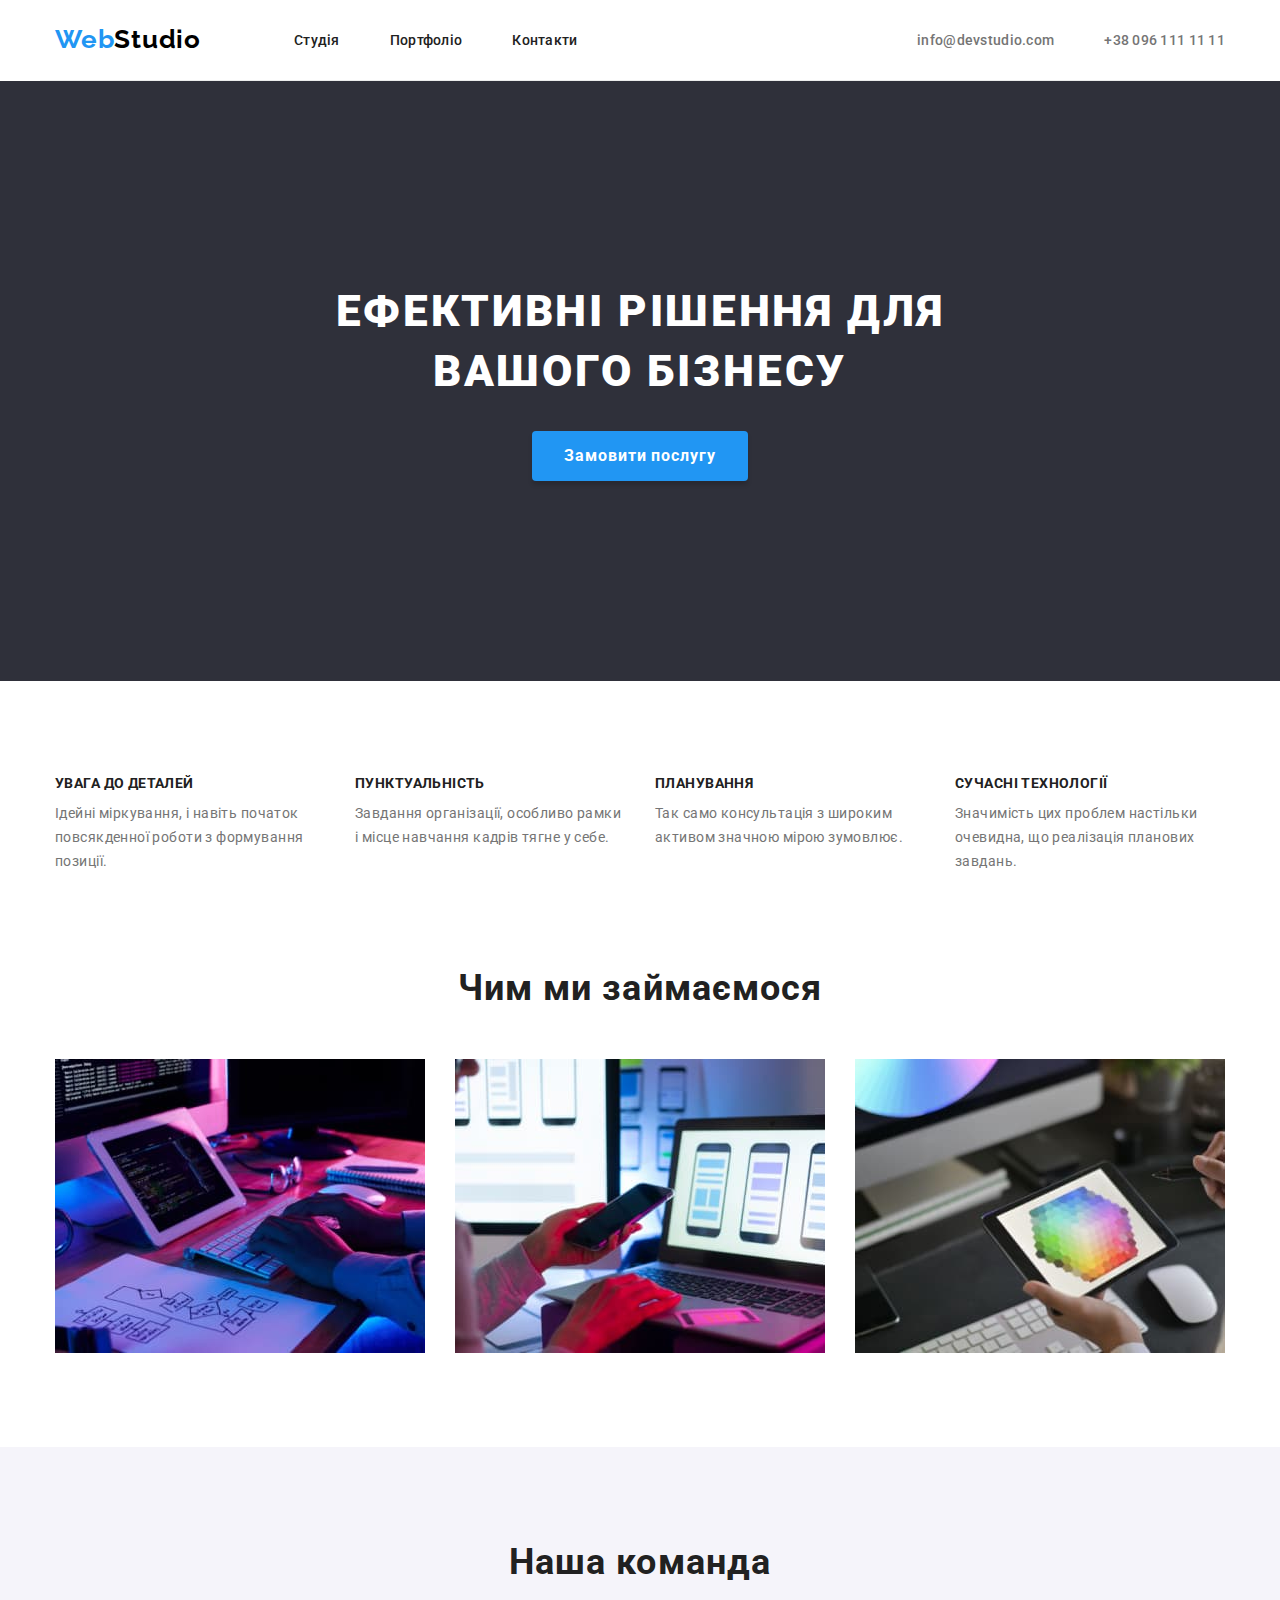
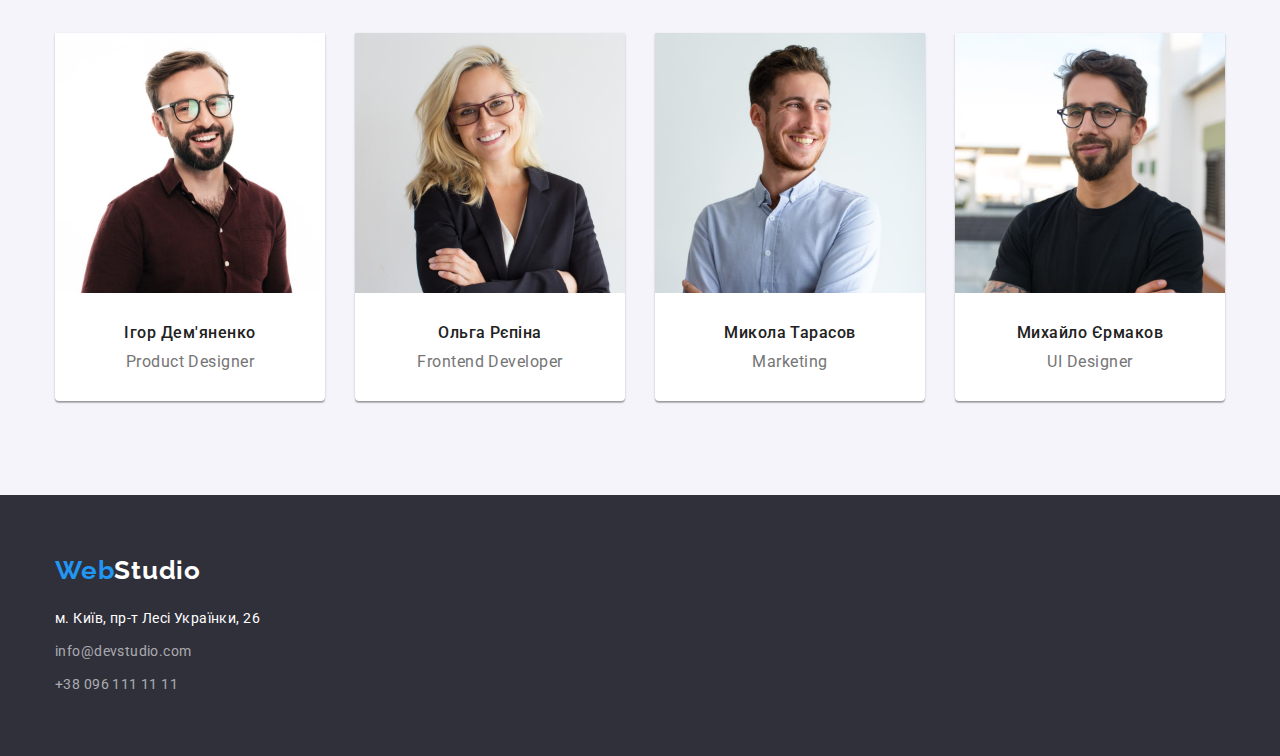
<file: index.html>
<!DOCTYPE html>
<html lang="uk">
  <head>
    <meta charset="UTF-8" />
    <meta http-equiv="X-UA-Compatible" content="IE=edge" />
    <meta name="viewport" content="width=device-width, initial-scale=1.0" />
    <title>Web Studio</title>
    <!-- Fonts -->
    <link rel="preconnect" href="https://fonts.googleapis.com" />
    <link rel="preconnect" href="https://fonts.gstatic.com" crossorigin />
    <link
      href="https://fonts.googleapis.com/css2?family=Raleway:wght@700&family=Roboto:wght@400;500;700;900&display=swap"
      rel="stylesheet"
    />
    <link rel="stylesheet" href="https://cdnjs.cloudflare.com/ajax/libs/modern-normalize/1.1.0/modern-normalize.min.css">
    <link rel="stylesheet" href="./css/styles.css" />
  </head>
  <body class="page">
    <!--Шапка сайту-->
    <header class="header">
      <div class="container header-container">
        <a class="logo-header" href="index.html"> <span class="special">Web</span>Studio</a>
        <nav class="main-nav">
          <ul class="list list-nav">
            <li class="list-item"
              ><a
                class="link link-nav"
                href="./index.html"
                target="_parent"
                rel="noopener noreferrer"
                >Студія</a
              ></li
            >
            <li class="list-item"
              ><a
                class="link link-nav"
                href="./portfolio.html"
                target="_parent"
                rel="noopener noreferrer"
                >Портфоліо</a
              ></li
            >
            <li class="list-item"
              ><a class="link link-nav" href="" target="_parent" rel="noopener noreferrer"
                >Контакти</a
              ></li
            >
          </ul>
        </nav>
        <ul class="list-address list-address-nav">
          <li class="list-item"
            ><a class="link link-nav" href="mailto:info@devstudio.com">info@devstudio.com</a></li
          >
          <li class="list-item"
            ><a class="link link-nav" href="tel:+380961111111">+38 096 111 11 11</a></li
          >
        </ul>
      </div>
    </header>

    <!--Основний контент-->
    <main class="main">
      <!--Герой контент-->
      <section class="hero">
        <div class="container hero-container">
          <h1 class="caption">Ефективні рішення для вашого бізнесу</h1>
          <button class="btn" type="button">Замовити послугу</button>
        </div>
      </section>
      <!--Особливості-->
      <section class="feature-content section">
        <div class="container features-container">
          <!--Створили заголовок "особливості", який потім приховаємо в CSS-->
          <h2 hidden>Особливості</h2>
          <ul class="list features-list">
            <li class="list-item feature-item">
              <h3 class="features">УВАГА ДО ДЕТАЛЕЙ</h3>
              <p class="text">
                Ідейні міркування, і навіть початок повсякденної роботи з формування позиції.
              </p>
            </li>
            <li class="list-item feature-item">
              <h3 class="features">ПУНКТУАЛЬНІСТЬ</h3>
              <p class="text">
                Завдання організації, особливо рамки і місце навчання кадрів тягне у себе.
              </p>
            </li>
            <li class="list-item feature-item">
              <h3 class="features">ПЛАНУВАННЯ</h3>
              <p class="text"> Так само консультація з широким активом значною мірою зумовлює. </p>
            </li>
            <li class="list-item feature-item">
              <h3 class="features">СУЧАСНІ ТЕХНОЛОГІЇ</h3>
              <p class="text">
                Значимість цих проблем настільки очевидна, що реалізація планових завдань.
              </p>
            </li>
          </ul>
        </div>
      </section>
      <!--Чим ми займаємось-->
      <section class="section section-work">
        <div class="container work-container">
          <h2 class="headline">Чим ми займаємося</h2>
          <ul class="list list-work">
            <li class="list-item"
              ><img src="./images/about/box1.jpg" alt="Кодуємо" width="370" height="294"
            /></li>
            <li class="list-item"
              ><img
                src="./images/about/box2.jpg"
                alt="Проводиться оптимізація під усі пристрої"
                width="370"
                height="294"
            /></li>
            <li class="list-item"
              ><img
                src="./images/about/box3.jpg"
                alt="Створюємо візуальні ефекти"
                width="370"
                height="294"
            /></li>
          </ul>
        </div>
      </section>
      <!--Наша команда-->
      <section class="section team-section">
        <div class="container team-container">
          <h2 class="headline">Наша команда</h2>
          <ul class="list team-list">
            <li class="list-item team-item">
              <img
                src="./images/team/img1.jpg"
                alt="Ігор Дем'яненко"
                width="270"
                height="260"
              />
              <div class="team">
                <h3 class="headline-team">Ігор Дем'яненко</h3>
                <p class="headline-text" lang="en">Product Designer</p>
              </div>
            </li>
            <li class="list-item team-item">
              <img
                src="./images/team/img2.jpg"
                alt="Ольга Рєпіна"
                width="270"
                height="260"
              />
              <div class="team">
                <h3 class="headline-team">Ольга Рєпіна</h3>
                <p class="headline-text" lang="en">Frontend Developer</p>
              </div>
            </li>
            <li class="list-item team-item">
              <img
                src="./images/team/img3.jpg"
                alt="Микола Тарасов"
                width="270"
                height="260"
              />
              <div class="team">
                <h3 class="headline-team">Микола Тарасов</h3>
                <p class="headline-text" lang="en">Marketing</p>
              </div>
            </li>
            <li class="list-item team-item">
              <img
                src="./images/team/img4.jpg"
                alt="Михайло Єрмаков"
                width="270"
                height="260"
              />
              <div class="team">
                <h3 class="headline-team">Михайло Єрмаков</h3>
                <p class="headline-text" lang="en">UI Designer</p>
              </div>
            </li>
          </ul>
        </div>
      </section>
    </main>

    <!--Підвал-->
    <footer class="footer">
      <div class="container footer-container">
        <a class="logo-footer" href="index.html"> <span class="special">Web</span>Studio</a>

        <address class="address">
          <ul class="address-list">
            <li class="footer-item">
              <p class="address-text"> м. Київ, пр-т Лесі Українки, 26</p>
            </li>
            <li class="list footer-item"
              ><a class="link" href="mailto:info@devstudio.com">info@devstudio.com</a></li
            >
            <li class="list"><a class="link" href="tel:+380961111111">+38 096 111 11 11</a></li>
          </ul>
        </address>
      </div>
    </footer>
  </body>
</html>
</file>
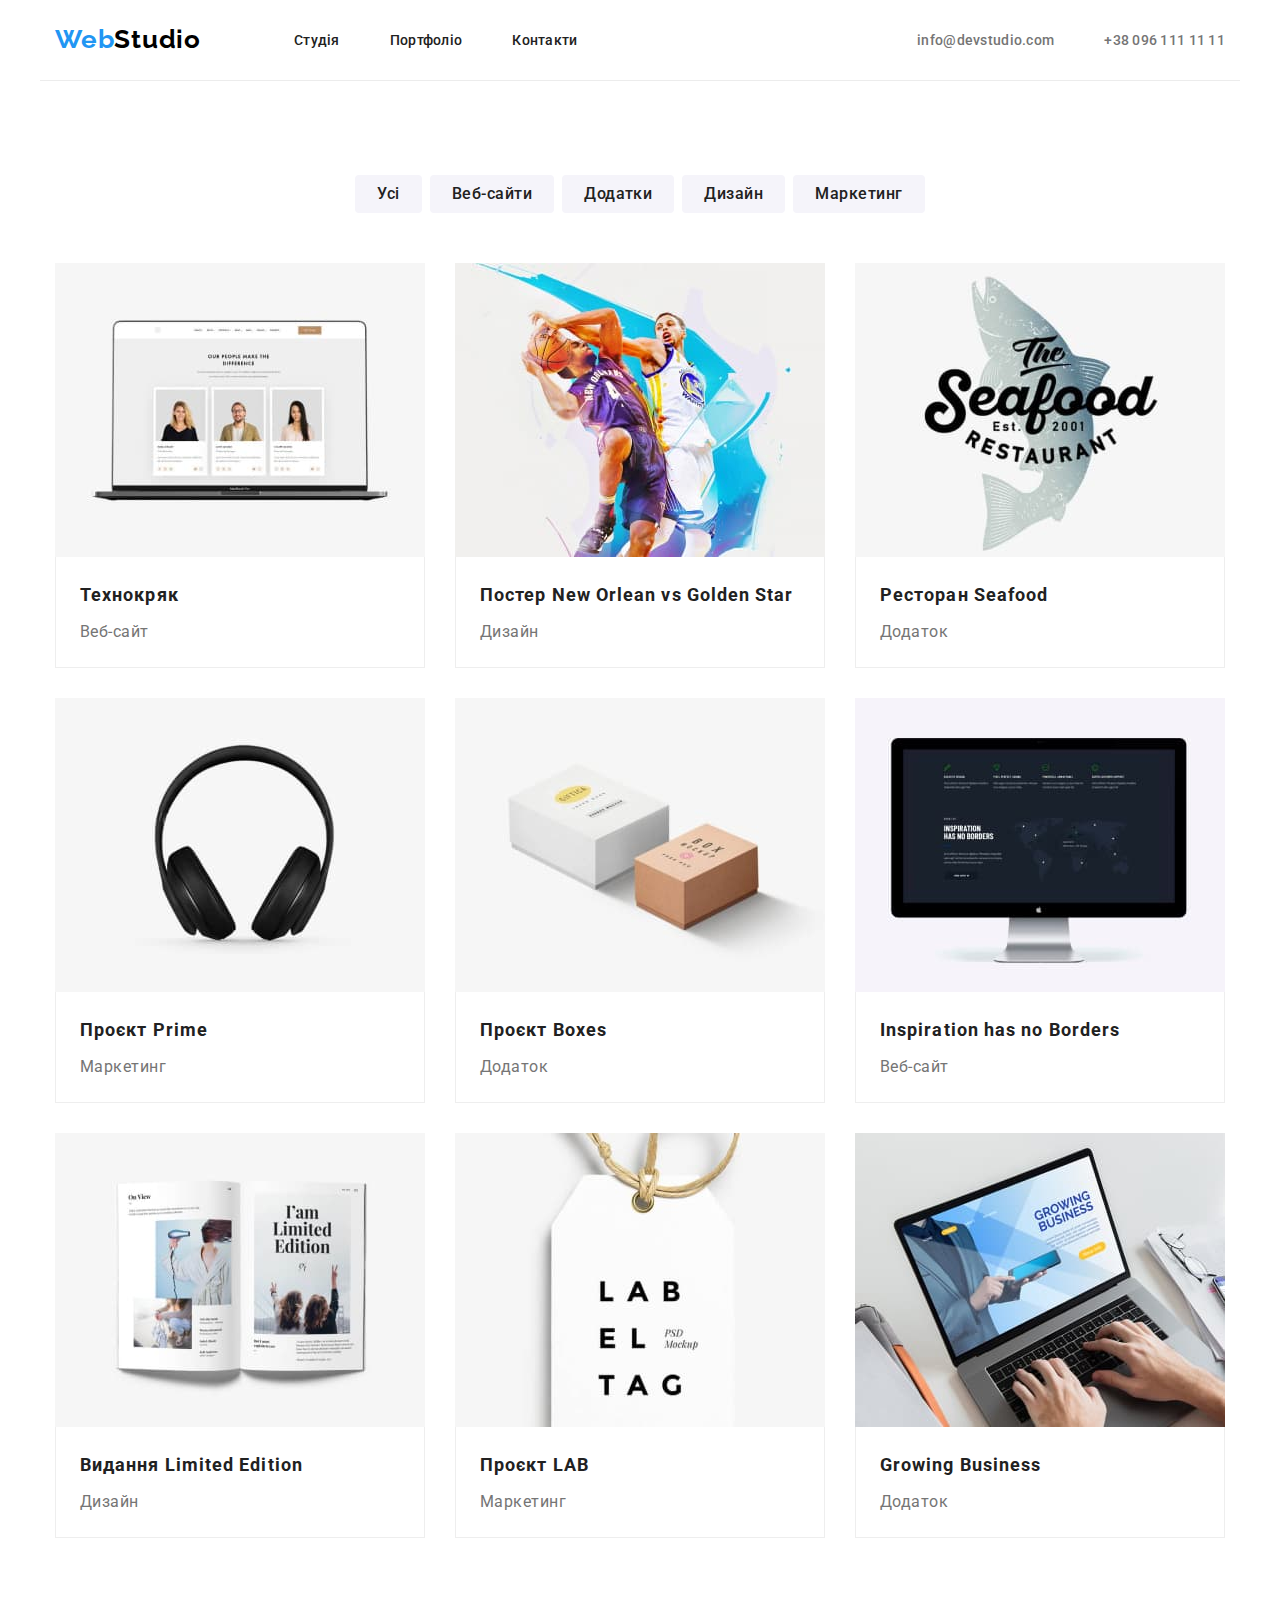
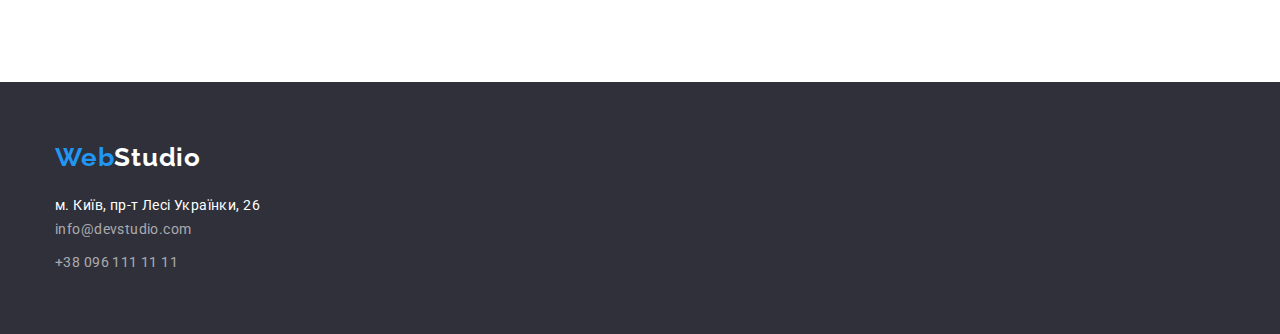
<file: portfolio.html>
<!DOCTYPE html>
<html lang="uk">
  <head>
    <meta charset="UTF-8" />
    <meta http-equiv="X-UA-Compatible" content="IE=edge" />
    <meta name="viewport" content="width=device-width, initial-scale=1.0" />
    <title>WebS tudio</title>
    <!-- Fonts -->
    <link rel="preconnect" href="https://fonts.googleapis.com" />
    <link rel="preconnect" href="https://fonts.gstatic.com" crossorigin />
    <link
      href="https://fonts.googleapis.com/css2?family=Raleway:wght@700&family=Roboto:wght@400;500;700;900&display=swap"
      rel="stylesheet"
    />
    <link rel="stylesheet" href="https://cdnjs.cloudflare.com/ajax/libs/modern-normalize/1.1.0/modern-normalize.min.css">
    <link rel="stylesheet" href="./css/styles.css">
  </head>
  <body class="page">
    <!--Шапка сайту-->
    <header class="header">
      <div class="container header-container">
        <a class="logo-header" href="index.html"> <span class="special">Web</span>Studio</a>
        <nav class="main-nav">
          <ul class="list list-nav">
            <li class="list-item"
              ><a class="link link-nav" href="./index.html" target="_parent" rel="noopener noreferrer"
                >Студія</a
              ></li
            >
            <li class="list-item"
              ><a class="link link-nav" href="./portfolio.html" target="_parent" rel="noopener noreferrer"
                >Портфоліо</a
              ></li
            >
            <li class="list-item"
              ><a class="link link-nav" href="" target="_parent" rel="noopener noreferrer">Контакти</a></li
            >
          </ul>
        </nav>
        <ul class="list-address list-address-nav">
          <li class="list-item"
            ><a class="link link-nav" href="mailto:info@devstudio.com">info@devstudio.com</a></li
          >
          <li class="list-item"><a class="link link-nav" href="tel:+380961111111">+38 096 111 11 11</a></li>
        </ul>
      </div>
    </header>

    <!--Основний контент-->
    <main class="page">
      <section class="subcat subcat-section">
        <h1 hidden>Портфоліо</h1>
       <div class="container portfolio-container">
          <ul class="list portfolio-choice">
            <li><button class="button" type="button">Усі</button></li>
            <li><button class="button" type="button">Веб-сайти</button></li>
            <li><button class="button" type="button">Додатки</button></li>
            <li><button class="button" type="button">Дизайн</button></li>
            <li><button class="button" type="button">Маркетинг</button></li>
          </ul>
  
          <ul class="list portfolio-list">
            <li class="list-item portfolio-item">
              <a class="link portfolio-link" href="">
                <img class="link-img"
                  src="./images/portfolio/img.jpg"
                  alt="Ноутбук з відображення сайту"
                  width="370"
                  height="294"
                />
                <div class="subcat-contant">
                  <h2 class="subcat-title" >Технокряк</h2>
                  <p class="subtitle" >Веб-сайт</p>
                </div>
              </a>
            </li>

            <li class="list-item portfolio-item">
              <a class="link" href="">
                <img class="link-img"
                  src="./images/portfolio/img-1.jpg"
                  alt="Двоє баскетболістів боряться за м'яч"
                  width="370"
                  height="294"
                />
                <div class="subcat-contant">
                  <h2 class="subcat-title" >Постер New Orlean vs Golden Star</h2>
                  <p class="subtitle" >Дизайн</p>
                </div>
              </a>
            </li>

            <li class="list-item portfolio-item">
              <a class="link" href="">
                <img class="link-img"
                  src="./images/portfolio/img-2.jpg"
                  alt="Емблема ресторана з рибою на задньому фоні"
                  width="370"
                  height="294"
                />
                <div class="subcat-contant">
                  <h2 class="subcat-title" >Ресторан Seafood</h2>
                  <p class="subtitle" >Додаток</p>
                </div>
              </a>
            </li>

            <li class="list-item portfolio-item">
              <a class="link" href="">
                <img class="link-img" src="./images/portfolio/img-3.jpg" alt="Наушники" width="370" height="294" />
                <div class="subcat-contant">
                  <h2 class="subcat-title" >Проєкт Prime</h2>
                  <p class="subtitle" >Маркетинг</p>
                </div>
              </a>
            </li>

            <li class="list-item portfolio-item">
              <a class="link" href="">
                <img class="link-img"
                  src="./images/portfolio/img-4.jpg"
                  alt="Дві коробки білого та коричнового кольору"
                  width="370"
                  height="294"
                />
                <div class="subcat-contant">
                  <h2 class="subcat-title" >Проєкт Boxes</h2>
                  <p class="subtitle" >Додаток</p>
                </div>
              </a>
            </li>

            <li class="list-item portfolio-item">
              <a class="link" href="">
                <img class="link-img"
                  src="./images/portfolio/img-5.jpg"
                  alt="Монітор на якомі водображається надпис Натхнення не має кордонів"
                  width="370"
                  height="294"
                />
                <div class="subcat-contant">
                  <h2 class="subcat-title" >Inspiration has no Borders</h2>
                  <p class="subtitle" >Веб-сайт</p>
                </div>
              </a>
            </li>

            <li class="list-item portfolio-item">
              <a class="link" href="">
                <img class="link-img"
                  src="./images/portfolio/img-6.jpg"
                  alt="Відкрита книга"
                  width="370"
                  height="294"
                />
                <div class="subcat-contant">
                  <h2 class="subcat-title" >Видання Limited Edition</h2>
                  <p class="subtitle" >Дизайн</p>
                </div>
              </a>
            </li>

            <li class="list-item portfolio-item">
              <a class="link" href="">
                <img class="link-img"
                  src="./images/portfolio/img-7.jpg"
                  alt="Біла етикетка з назвою проєкта"
                  width="370"
                  height="294"
                />
                <div class="subcat-contant">
                  <h2 class="subcat-title" >Проєкт LAB</h2>
                  <p class="subtitle" >Маркетинг</p>
                </div>
              </a>
            </li>

            <li class="list-item portfolio-item">
              <a class="link" href="">
                <img class="link-img"
                  src="./images/portfolio/img-8.jpg"
                  alt="Людина друкує за ноутбуком "
                  width="370"
                  height="294"
                />
                <div class="subcat-contant">
                  <h2 class="subcat-title" >Growing Business</h2>
                  <p class="subtitle" >Додаток</p>
                </div>
              </a>
            </li>
          </ul>
        </div>
      </section>
    </main>

    <!--Підвал-->
    <footer class="footer">
      <div class="container footer-container">
        <a class="logo-footer" href="index.html"> <span class="special">Web</span>Studio</a>

        <address class="address">
          
          <ul class="address-list">
            <li>
              <p class="address-text"> м. Київ, пр-т Лесі Українки, 26</p>
            </li>
            <li class="list footer-item"
              ><a class="link" href="mailto:info@devstudio.com">info@devstudio.com</a></li
            >
            <li class="list"
              ><a class="link" href="tel:+380961111111">+38 096 111 11 11</a></li
            >
          </ul>
        </address>
      </div>
    </footer>
  </body>
</html>
</file>
<file: css/styles.css>
:root {
  /* Fonts */
  --main-font: Roboto, sans-serif;
  --secondary-font: Raleway, sans-serif;

  /* Text colors */
  --main-txt-color: #212121;
  --grey-txt-color: #757575;
  --accent-txt-color: #2196f3;
  --light-txt-color: #ffffff;
  --dark-text-color: #000000;

  /* Background colors*/
  --accent-bg-color: #2196f3;
  --light-grey-bg-color: #f5f4fa;
  --light-bg-color: #ffffff;

  /* Other */
  --border-color: #eeeeee;
}

.container {
  width: 1200px;
  padding-left: 15px;
  padding-right: 15px;
  margin: 0 auto;

  /* outline: 2px solid red;
    outline-offset: -2px; */
}

/* BODY */

.page {

  font-family: var(--main-font);
  color: var(--main-txt-color);
}

/* reset */

h1,
h2,
h3,
h4,
h5,
h6,
p {
  margin: 0;
}

img {
  display: block;

  max-width: 100%;
  height: auto;
}

.link,
.logo-header,
.logo-footer {
  text-decoration: none;
  color: currentColor;
}

.list,
.list-address {
  list-style: none;
  margin: 0;
  padding: 0;
}

address {
  font-style: normal;
}

/* HEADER */

.header .container {
  border-bottom: 1px solid #ececec;
}

.header-container {
  display: flex;
}

.logo-header {
  display: flex;

  padding-top: 24px;

  margin-right: 93px;
  padding-bottom: 25px;
}

.main-nav {
  margin-right: auto;
}

.list-nav,
.list-address-nav {
  display: flex;
  gap: 50px;
  align-items: center;
}

.link-nav {
  display: flex;
  padding-top: 32px;
  padding-bottom: 32px;
  align-items: center;
}

.header,
.list-address {
  font-weight: 500;
  font-size: 14px;
  line-height: calc(16 / 14);
  letter-spacing: 0.02em;
  color: var(--main-txt-color);
}

.header .link:hover,
.header .link:focus,
.footer .link:hover,
.footer .link:focus {
  color: var(--accent-txt-color);
}

.logo-header,
.logo-footer {
  font-family: var(--secondary-font);
  font-weight: 700;
  font-size: 26px;
  line-height: calc(31 / 26);
  letter-spacing: 0.03em;
  color: var(--dark-text-color);
}

.special {
  color: var(--accent-txt-color);
}

.list-address {
  color: var(--grey-txt-color);
}

/* main */

.hero {
  background: #2f303a;
  padding-top: 200px;
  padding-bottom: 200px;
}



.caption {
  width: 696px;
  min-height: 120px;

  margin-left: auto;
  margin-right: auto;
  margin-bottom: 30px;
  font-weight: 900;
  font-size: 44px;
  line-height: calc(60 / 44);
  text-align: center;
  letter-spacing: 0.06em;
  text-transform: uppercase;
  color: var(--light-txt-color);
}

.btn {
  display: block;
  margin-left: auto;
  margin-right: auto;

  width: 216px;
  min-height: 50px;
  padding: 10px 31px;
  box-shadow: 0px 4px 4px rgba(0, 0, 0, 0.15);
  border-radius: 4px;
  border: transparent;

  font-family: inherit;
  font-weight: 700;
  font-size: 16px;
  line-height: calc(30 / 16);

  text-align: center;
  letter-spacing: 0.06em;

  color: var(--light-txt-color);
  background-color: var(--accent-bg-color);
  cursor: pointer;
}

.feature-content {
  margin: 0;
  padding: 0;
  padding-top: 94px;
  padding-bottom: 94px;
}



#hidden {
  display: block;
}

.features-list {
  display: block;
  display: flex;
  gap: 30px;
  justify-content: center;
}

.feature-item {
  width: 270px;
}

.features {
  margin-bottom: 10px;

  font-weight: 700;
  font-size: 14px;
  line-height: calc(16 / 14);
  letter-spacing: 0.03em;
  text-transform: uppercase;
  color: var(--main-txt-color);
}
.text {
  font-size: 14px;
  line-height: calc(24 / 14);
  letter-spacing: 0.03em;
  color: var(--grey-txt-color);
}

.section-work {
  padding-bottom: 94px;
}

.headline {
  margin-bottom: 50px;

  font-weight: 700;
  font-size: 36px;
  line-height: calc(42 / 36);
  text-align: center;
  letter-spacing: 0.03em;
  color: var(--main-txt-color);
}

.list-work {
  display: flex;
  gap: 30px;
  justify-content: center;
}

.team-section {
  background-color: var(--light-grey-bg-color);
  padding-top: 94px;
  padding-bottom: 94px;
}



.team-list {
  display: flex;
  gap: 30px;
  justify-content: center;
}

.team-item {
  background: var(--light-bg-color);
  box-shadow: 0px 1px 3px rgba(0, 0, 0, 0.12), 0px 1px 1px rgba(0, 0, 0, 0.14),
    0px 2px 1px rgba(0, 0, 0, 0.2);
  border-radius: 0px 0px 4px 4px;
}

.team{
  padding-top: 30px;
  padding-bottom: 30px;
}

.headline-team {
  margin-bottom: 10px;

  font-weight: 500;
  font-size: 16px;
  line-height: calc(19 / 16);
  text-align: center;
  letter-spacing: 0.03em;
  color: var(--main-txt-color);
}

.headline-text {
  font-size: 16px;
  line-height: calc(19 / 16);
  text-align: center;
  letter-spacing: 0.03em;
  color: var(--grey-txt-color);
}

/* footert */
.footer {
  background-color: #2f303a;
  padding-top: 60px;
  padding-bottom: 60px;
}

.logo-footer {
  display: block;
  margin-bottom: 20px;
  color: var(--light-txt-color);
}

.address-text {
  
}

.address-text,
.address-list {
  list-style: none;
  display: block;
  padding-left: 0;

  font-size: 14px;
  line-height: calc(24 / 14);
  letter-spacing: 0.03em;
  color: var(--light-txt-color);
}

.address-list {
  color: rgba(255, 255, 255, 0.6);
  margin: 0;
}

.footer-item {
  margin-bottom: 9px;
}

/* 
PORTFOLIO
*/

.subcat-section{
  padding-top: 94px;
  padding-bottom: 50px;
}

.portfolio-container{
  
}

.portfolio-choice {
  display: flex;
  justify-content: center;
  gap: 8px;

  margin-bottom: 50px;
  
}

.button {
  padding: 6px 22px;
  border: transparent;

  font-family: inherit;
  font-weight: 500;
  font-size: 16px;
  line-height: calc(26 / 16);
  text-align: center;
  letter-spacing: 0.03em;
  color: var(--main-txt-color);
  background: var(--light-grey-bg-color);
  border-radius: 4px;
  cursor: pointer;
}

.subcat .button:hover,
.subcat .button:focus {
  color: var(--light-txt-color);
  background: var(--accent-bg-color);
  box-shadow: 0px 3px 1px rgba(0, 0, 0, 0.1), 0px 1px 2px rgba(0, 0, 0, 0.08),
    0px 2px 2px rgba(0, 0, 0, 0.12);
  border-radius: 4px;
}

.subcat-contant{
  padding: 20px 24px;

  border-right: 1px solid var(--border-color);
  border-bottom: 1px solid var(--border-color);
  border-left: 1px solid var(--border-color);
  
}

.portfolio-list {
  display: flex;
  flex-wrap: wrap;
  gap: 30px;
  justify-content: center;
  padding-bottom: 94px;
}

.portfolio-item {
  background: var(--light-bg-color);
  
}

/* .link-img {
  
} */

.subcat-title {
  margin-bottom: 4px;

  font-weight: 700;
  font-size: 18px;
  line-height: calc(36 / 18);
  letter-spacing: 0.06em;
  color: var(--main-txt-color);
}

.subtitle {
  font-size: 16px;
  line-height: calc(30 / 16);
  letter-spacing: 0.03em;
  color: var(--grey-txt-color);
}
</file>
